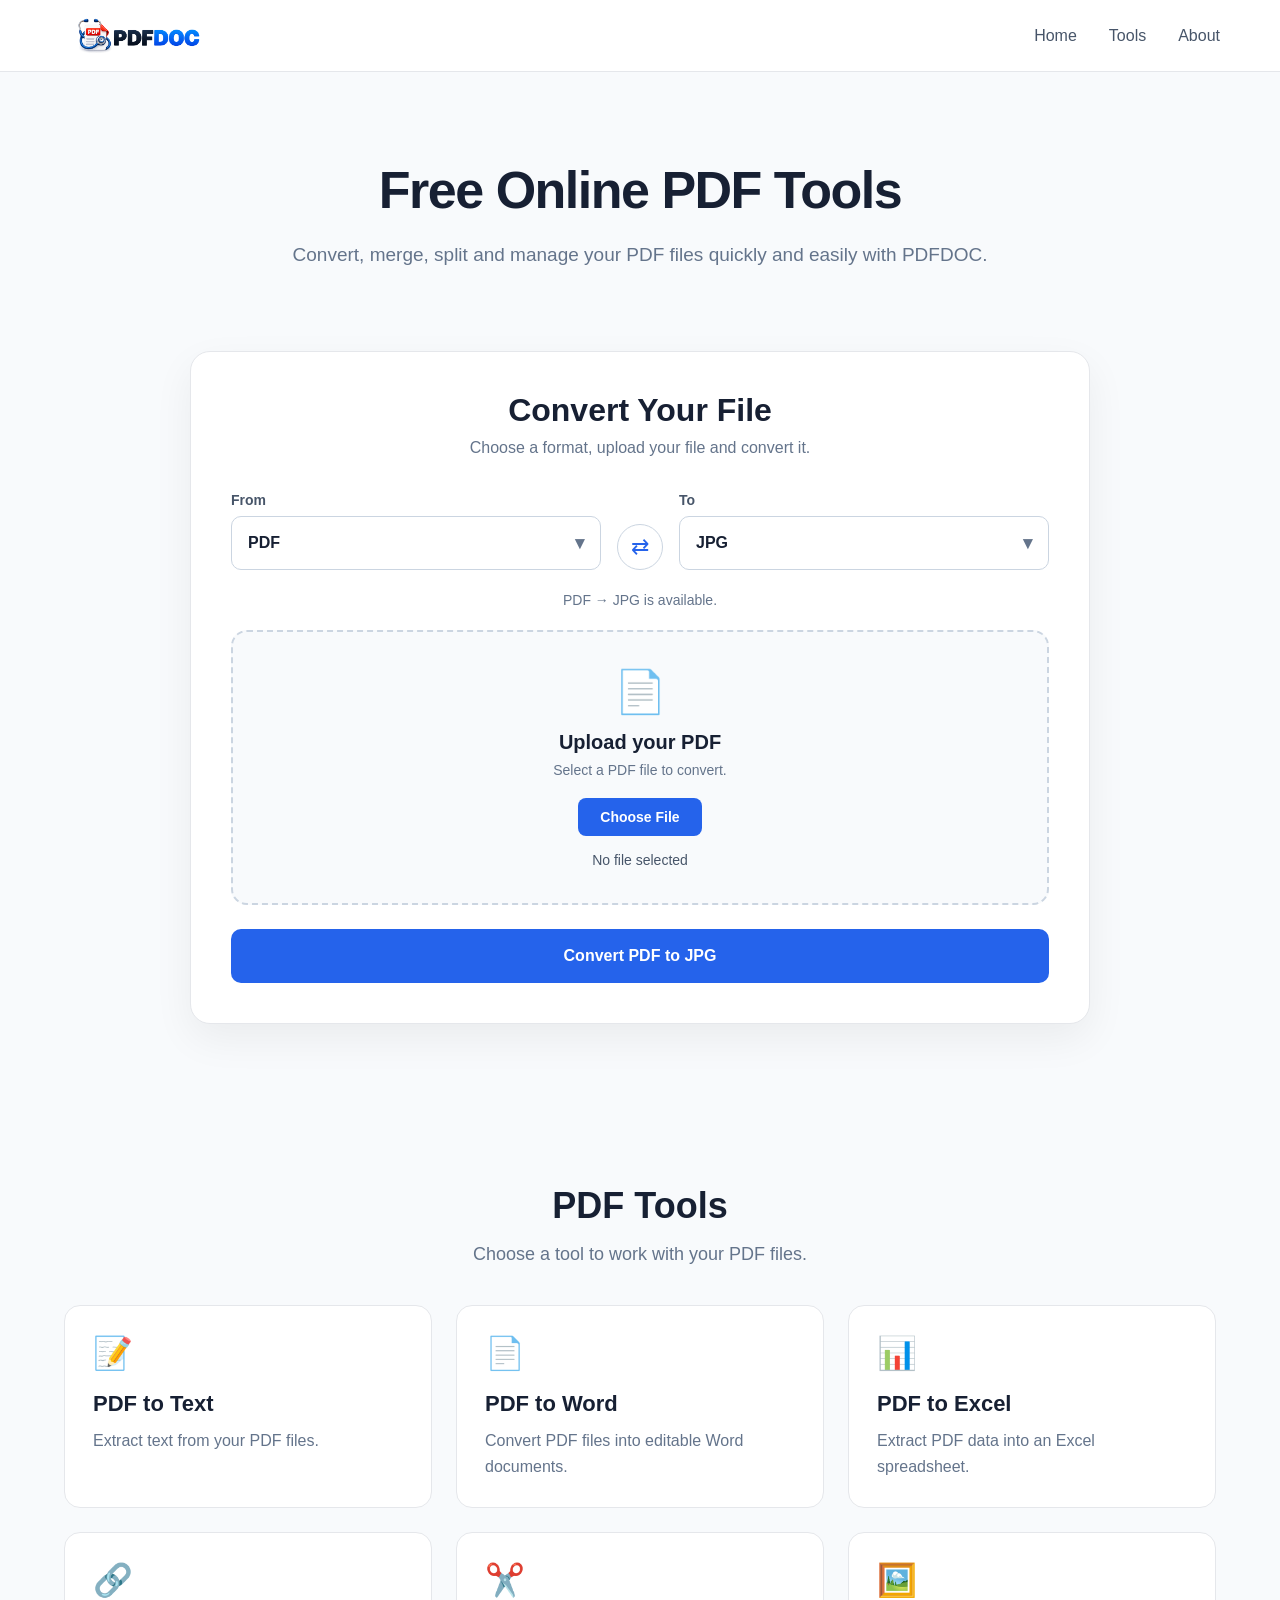
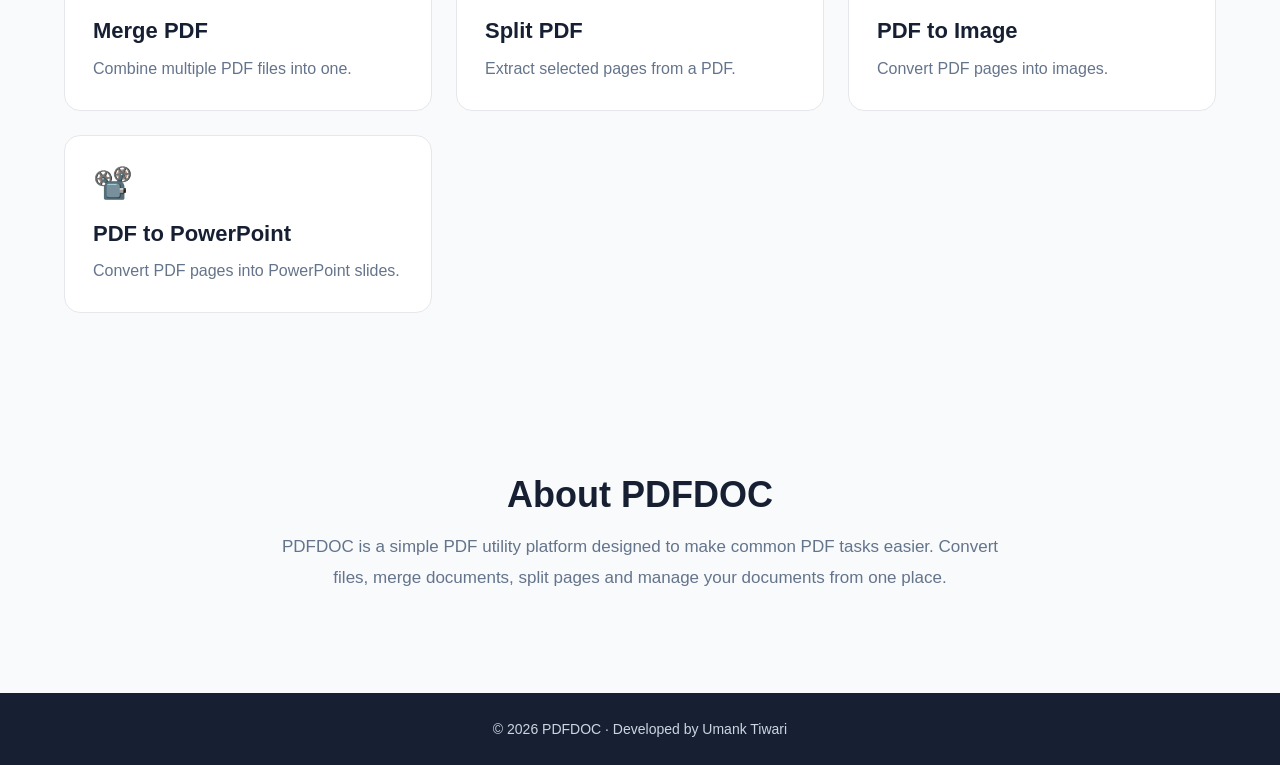
<file: frontend/index.html>
<!DOCTYPE html>
<html lang="en">

<head>

    <meta charset="UTF-8">

    <meta
        name="viewport"
        content="width=device-width, initial-scale=1.0"
    >

    <!-- SEO -->
    <title>Free Online PDF Tools & PDF Converter | PDFDOC</title>

    <meta
        name="description"
        content="PDFDOC provides free online PDF tools to convert PDF to Word, Excel, PowerPoint, JPG and text, plus merge and split PDF files."
    >

    <meta
        name="robots"
        content="index, follow"
    >

    <link
        rel="canonical"
        href="https://pdf-doc-frontend.vercel.app/"
    >

    <!-- Open Graph -->
    <meta
        property="og:title"
        content="Free Online PDF Tools & PDF Converter | PDFDOC"
    >

    <meta
        property="og:description"
        content="Free online PDF tools to convert, merge and split PDF files with PDFDOC."
    >

    <meta
        property="og:type"
        content="website"
    >

    <meta
        property="og:url"
        content="https://pdf-doc-frontend.vercel.app/"
    >

    <meta
        property="og:image"
        content="https://pdf-doc-frontend.vercel.app/assets/pdfdoc-logo.png"
    >

    <!-- Favicon -->
    <link
        rel="icon"
        type="image/png"
        href="assets/pdfdoc-favicon.png?v=4"
    >

    <link
        rel="shortcut icon"
        type="image/png"
        href="assets/pdfdoc-favicon.png?v=4"
    >

    <!-- CSS -->
    <link
        rel="stylesheet"
        href="css/style.css"
    >

</head>


<body>


    <!-- =====================================================
         NAVBAR
    ====================================================== -->

    <nav class="navbar">


        <!-- Logo -->

        <a
            href="#home"
            class="brand"
        >

            <img
                src="assets/pdfdoc-logo.png"
                alt="PDFDOC - Free Online PDF Tools"
                class="brand-logo"
            >

        </a>


        <!-- Navigation -->

        <div class="nav-links">

            <a
                href="#home"
                class="nav-link"
            >
                Home
            </a>


            <a
                href="#tools"
                class="nav-link"
            >
                Tools
            </a>


            <a
                href="#about"
                class="nav-link"
            >
                About
            </a>

        </div>


    </nav>



    <!-- =====================================================
         MAIN
    ====================================================== -->

    <main>


        <!-- =================================================
             HERO
        ================================================== -->

        <section
            class="hero"
            id="home"
        >

            <h1 class="hero-title">
                Free Online PDF Tools
            </h1>


            <p class="hero-description">
                Convert, merge, split and manage your PDF files
                quickly and easily with PDFDOC.
            </p>

        </section>



        <!-- =================================================
             QUICK CONVERTER
        ================================================== -->

        <section class="converter-section">


            <div class="converter-container">


                <h2 class="converter-title">
                    Convert Your File
                </h2>


                <p class="converter-description">
                    Choose a format, upload your file and convert it.
                </p>



                <!-- =========================================
                     FORMAT SELECTORS
                ========================================== -->

                <div class="format-selectors">


                    <!-- FROM -->

                    <div class="format-selector">

                        <label class="format-label">
                            From
                        </label>


                        <button
                            type="button"
                            id="from-button"
                            class="format-button"
                        >

                            <span id="from-selected">
                                PDF
                            </span>


                            <span class="dropdown-arrow">
                                ▾
                            </span>

                        </button>



                        <!-- FROM DROPDOWN -->

                        <div
                            id="from-dropdown"
                            class="format-dropdown"
                        >


                            <div class="format-search">

                                <span>
                                    🔍
                                </span>


                                <input
                                    type="text"
                                    id="from-search"
                                    placeholder="Search..."
                                    autocomplete="off"
                                >

                            </div>


                            <div class="format-list">


                                <div
                                    class="format-option"
                                    data-format="PDF"
                                >
                                    PDF
                                </div>


                                <div
                                    class="format-option"
                                    data-format="Word"
                                >
                                    Word
                                </div>


                                <div
                                    class="format-option"
                                    data-format="Excel"
                                >
                                    Excel
                                </div>


                                <div
                                    class="format-option"
                                    data-format="PowerPoint"
                                >
                                    PowerPoint
                                </div>


                                <div
                                    class="format-option"
                                    data-format="JPG"
                                >
                                    JPG
                                </div>


                                <div
                                    class="format-option"
                                    data-format="PNG"
                                >
                                    PNG
                                </div>


                                <div
                                    class="format-option"
                                    data-format="Text"
                                >
                                    Text
                                </div>


                            </div>


                            <p
                                id="from-no-results"
                                class="no-format-message"
                                hidden
                            >
                                We don't support this format yet.
                                We're working on adding it in the future.
                            </p>


                        </div>

                    </div>



                    <!-- SWAP -->

                    <button
                        type="button"
                        id="swap-button"
                        class="swap-button"
                        aria-label="Swap formats"
                    >
                        ⇄
                    </button>



                    <!-- TO -->

                    <div class="format-selector">

                        <label class="format-label">
                            To
                        </label>


                        <button
                            type="button"
                            id="to-button"
                            class="format-button"
                        >

                            <span id="to-selected">
                                JPG
                            </span>


                            <span class="dropdown-arrow">
                                ▾
                            </span>

                        </button>



                        <!-- TO DROPDOWN -->

                        <div
                            id="to-dropdown"
                            class="format-dropdown"
                        >


                            <div class="format-search">

                                <span>
                                    🔍
                                </span>


                                <input
                                    type="text"
                                    id="to-search"
                                    placeholder="Search..."
                                    autocomplete="off"
                                >

                            </div>


                            <div class="format-list">


                                <div
                                    class="format-option"
                                    data-format="PDF"
                                >
                                    PDF
                                </div>


                                <div
                                    class="format-option"
                                    data-format="Word"
                                >
                                    Word
                                </div>


                                <div
                                    class="format-option"
                                    data-format="Excel"
                                >
                                    Excel
                                </div>


                                <div
                                    class="format-option"
                                    data-format="PowerPoint"
                                >
                                    PowerPoint
                                </div>


                                <div
                                    class="format-option"
                                    data-format="JPG"
                                >
                                    JPG
                                </div>


                                <div
                                    class="format-option"
                                    data-format="PNG"
                                >
                                    PNG
                                </div>


                                <div
                                    class="format-option"
                                    data-format="Text"
                                >
                                    Text
                                </div>


                            </div>


                            <p
                                id="to-no-results"
                                class="no-format-message"
                                hidden
                            >
                                We don't support this format yet.
                                We're working on adding it in the future.
                            </p>


                        </div>

                    </div>


                </div>



                <!-- =================================================
                     CONVERSION MESSAGE
                ================================================== -->

                <p
                    id="conversion-message"
                    class="conversion-message"
                >
                    PDF → JPG is available.
                </p>



                <!-- =================================================
                     UPLOAD AREA
                ================================================== -->

                <div
                    class="upload-area"
                    id="upload-area"
                >


                    <div class="upload-icon">
                        📄
                    </div>


                    <p
                        class="upload-title"
                        id="upload-title"
                    >
                        Upload your PDF
                    </p>


                    <p
                        class="upload-description"
                        id="upload-description"
                    >
                        Select a PDF file to convert.
                    </p>


                    <input
                        type="file"
                        id="converter-file"
                        accept=".pdf"
                        hidden
                    >


                    <button
                        type="button"
                        id="upload-button"
                        class="upload-button"
                    >
                        Choose File
                    </button>


                    <p
                        class="selected-file"
                        id="selected-file"
                    >
                        No file selected
                    </p>


                </div>



                <!-- =================================================
                     CONVERT BUTTON
                ================================================== -->

                <button
                    type="button"
                    id="conversion-button"
                    class="conversion-button"
                >
                    Convert PDF to JPG
                </button>


            </div>

        </section>



        <!-- =====================================================
             TOOLS
        ====================================================== -->

        <section
            class="tools-section"
            id="tools"
        >


            <h2 class="section-title">
                PDF Tools
            </h2>


            <p class="section-description">
                Choose a tool to work with your PDF files.
            </p>



            <div class="tools-grid">


                <!-- PDF TO TEXT -->

                <a
                    href="pdf-text.html"
                    class="tool-card"
                >

                    <div class="tool-icon">
                        📝
                    </div>


                    <h3>
                        PDF to Text
                    </h3>


                    <p>
                        Extract text from your PDF files.
                    </p>

                </a>



                <!-- PDF TO WORD -->

                <a
                    href="pdf-word.html"
                    class="tool-card"
                >

                    <div class="tool-icon">
                        📄
                    </div>


                    <h3>
                        PDF to Word
                    </h3>


                    <p>
                        Convert PDF files into editable Word documents.
                    </p>

                </a>



                <!-- PDF TO EXCEL -->

                <a
                    href="pdf-excel.html"
                    class="tool-card"
                >

                    <div class="tool-icon">
                        📊
                    </div>


                    <h3>
                        PDF to Excel
                    </h3>


                    <p>
                        Extract PDF data into an Excel spreadsheet.
                    </p>

                </a>



                <!-- MERGE PDF -->

                <a
                    href="merge-pdf.html"
                    class="tool-card"
                >

                    <div class="tool-icon">
                        🔗
                    </div>


                    <h3>
                        Merge PDF
                    </h3>


                    <p>
                        Combine multiple PDF files into one.
                    </p>

                </a>



                <!-- SPLIT PDF -->

                <a
                    href="split-pdf.html"
                    class="tool-card"
                >

                    <div class="tool-icon">
                        ✂️
                    </div>


                    <h3>
                        Split PDF
                    </h3>


                    <p>
                        Extract selected pages from a PDF.
                    </p>

                </a>



                <!-- PDF TO IMAGE -->

                <a
                    href="pdf-image.html"
                    class="tool-card"
                >

                    <div class="tool-icon">
                        🖼️
                    </div>


                    <h3>
                        PDF to Image
                    </h3>


                    <p>
                        Convert PDF pages into images.
                    </p>

                </a>



                <!-- PDF TO POWERPOINT -->

                <a
                    href="pdf-ppt.html"
                    class="tool-card"
                >

                    <div class="tool-icon">
                        📽️
                    </div>


                    <h3>
                        PDF to PowerPoint
                    </h3>


                    <p>
                        Convert PDF pages into PowerPoint slides.
                    </p>

                </a>


            </div>

        </section>



        <!-- =====================================================
             ABOUT
        ====================================================== -->

        <section
            class="about-section"
            id="about"
        >


            <h2 class="section-title">
                About PDFDOC
            </h2>


            <p class="about-description">
                PDFDOC is a simple PDF utility platform designed
                to make common PDF tasks easier. Convert files,
                merge documents, split pages and manage your
                documents from one place.
            </p>


        </section>


    </main>



    <!-- =====================================================
         FOOTER
    ====================================================== -->

    <footer class="footer">

        <p>
            © 2026 PDFDOC · Developed by Umank Tiwari
        </p>

    </footer>



    <!-- =====================================================
         JAVASCRIPT
    ====================================================== -->

    <script src="js/app.js?v=3"></script>


</body>

</html>
</file>
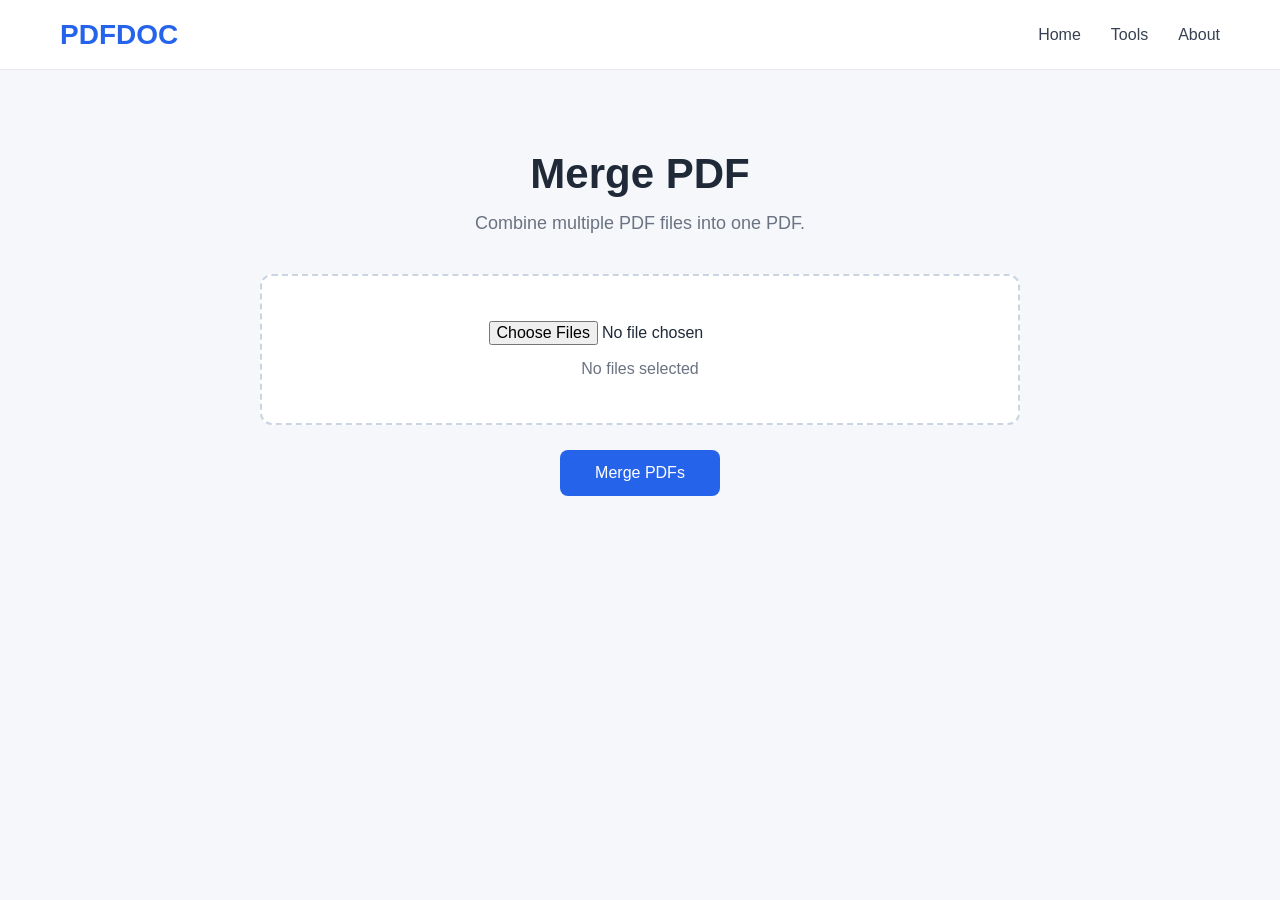
<file: frontend/merge-pdf.html>
<!DOCTYPE html>
<html lang="en">
<head>
    <meta charset="UTF-8">
    <meta name="viewport" content="width=device-width, initial-scale=1.0">

    <title>Merge PDF | PDFDOC</title>

    <link rel="stylesheet" href="css/merge-pdf.css">
</head>

<body>

    <nav class="navbar">

        <h1 class="logo">PDFDOC</h1>

        <div class="nav-links">
            <a href="index.html" class="nav-link">Home</a>
            <a href="index.html#tools" class="nav-link">Tools</a>
            <a href="index.html#about" class="nav-link">About</a>
        </div>

    </nav>


    <main class="pdf-tool">

        <h2 class="pdf-tool-title">Merge PDF</h2>

        <p class="pdf-tool-description">
            Combine multiple PDF files into one PDF.
        </p>


        <div class="upload-box">

            <input
                type="file"
                id="pdf-files"
                accept=".pdf"
                multiple
            >

            <p id="file-name">No files selected</p>

        </div>


        <button id="merge-button">
            Merge PDFs
        </button>


        <div class="result-box">

            <p id="status"></p>

            <button id="download-button" hidden>
                Download PDF
            </button>

        </div>

    </main>


    <script src="js/app.js"></script>

</body>
</html>
</file>
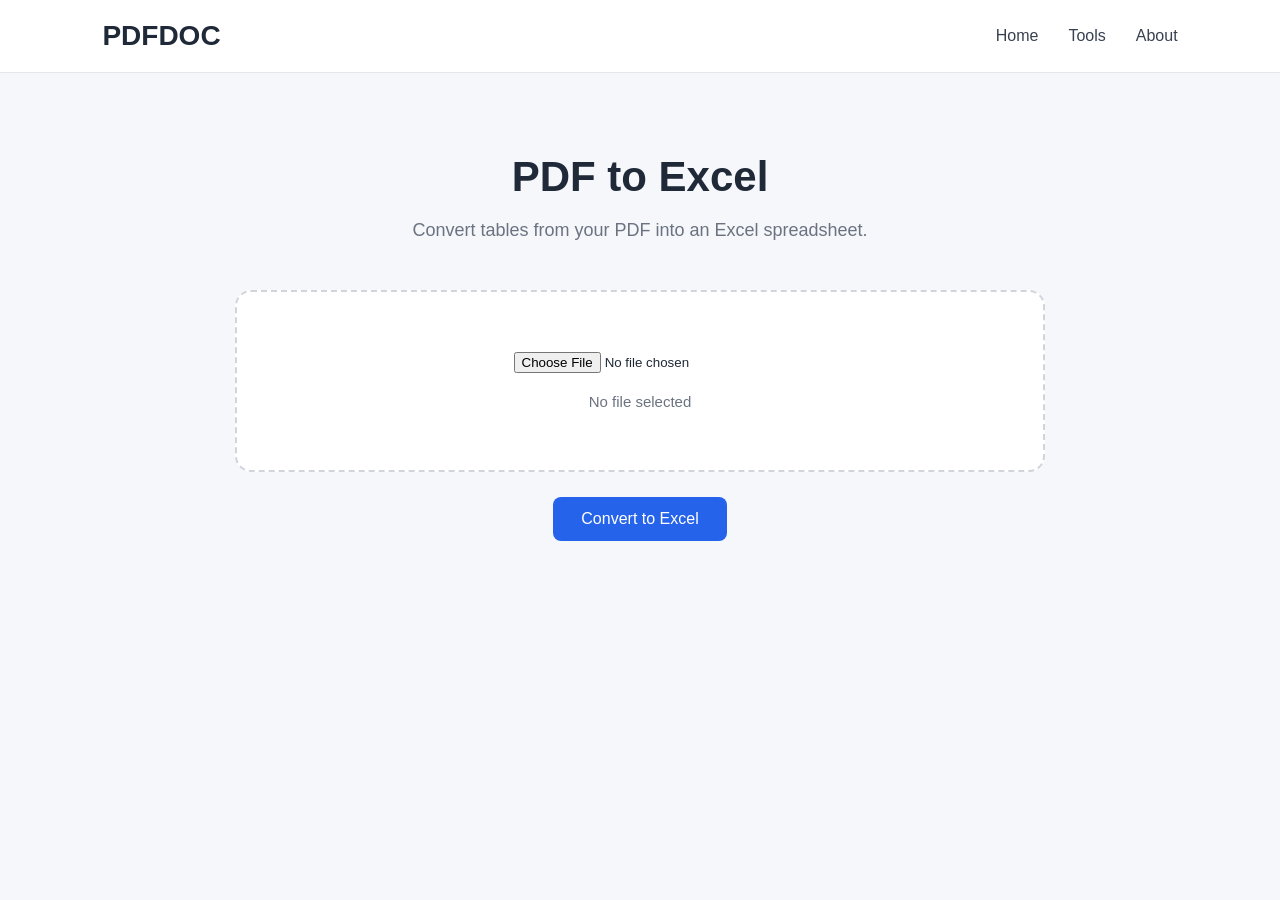
<file: frontend/pdf-excel.html>
<!DOCTYPE html>
<html lang="en">

<head>

    <meta charset="UTF-8">

    <meta name="viewport"
          content="width=device-width, initial-scale=1.0">

    <title>PDF to Excel | PDFDOC</title>

    <link rel="stylesheet" href="css/pdf-excel.css">

</head>

<body>

    <!-- Navigation -->

    <nav class="navbar">

        <h1 class="logo">
            PDFDOC
        </h1>

        <div class="nav-links">

            <a href="index.html" class="nav-link">
                Home
            </a>

            <a href="index.html#tools" class="nav-link">
                Tools
            </a>

            <a href="index.html#about" class="nav-link">
                About
            </a>

        </div>

    </nav>


    <!-- PDF to Excel -->

    <main class="pdf-tool">

        <h2 class="pdf-tool-title">
            PDF to Excel
        </h2>

        <p class="pdf-tool-description">
            Convert tables from your PDF into an Excel spreadsheet.
        </p>


        <div class="upload-box">

            <input
                type="file"
                id="pdf-file"
                accept=".pdf"
            >

            <p id="file-name">
                No file selected
            </p>

        </div>


        <button id="convert-button">
            Convert to Excel
        </button>


        <div class="result-box">

            <p id="status"></p>

            <button id="download-button" hidden>
                Download Excel
            </button>

        </div>

    </main>


    <script src="js/app.js"></script>

</body>

</html>
</file>
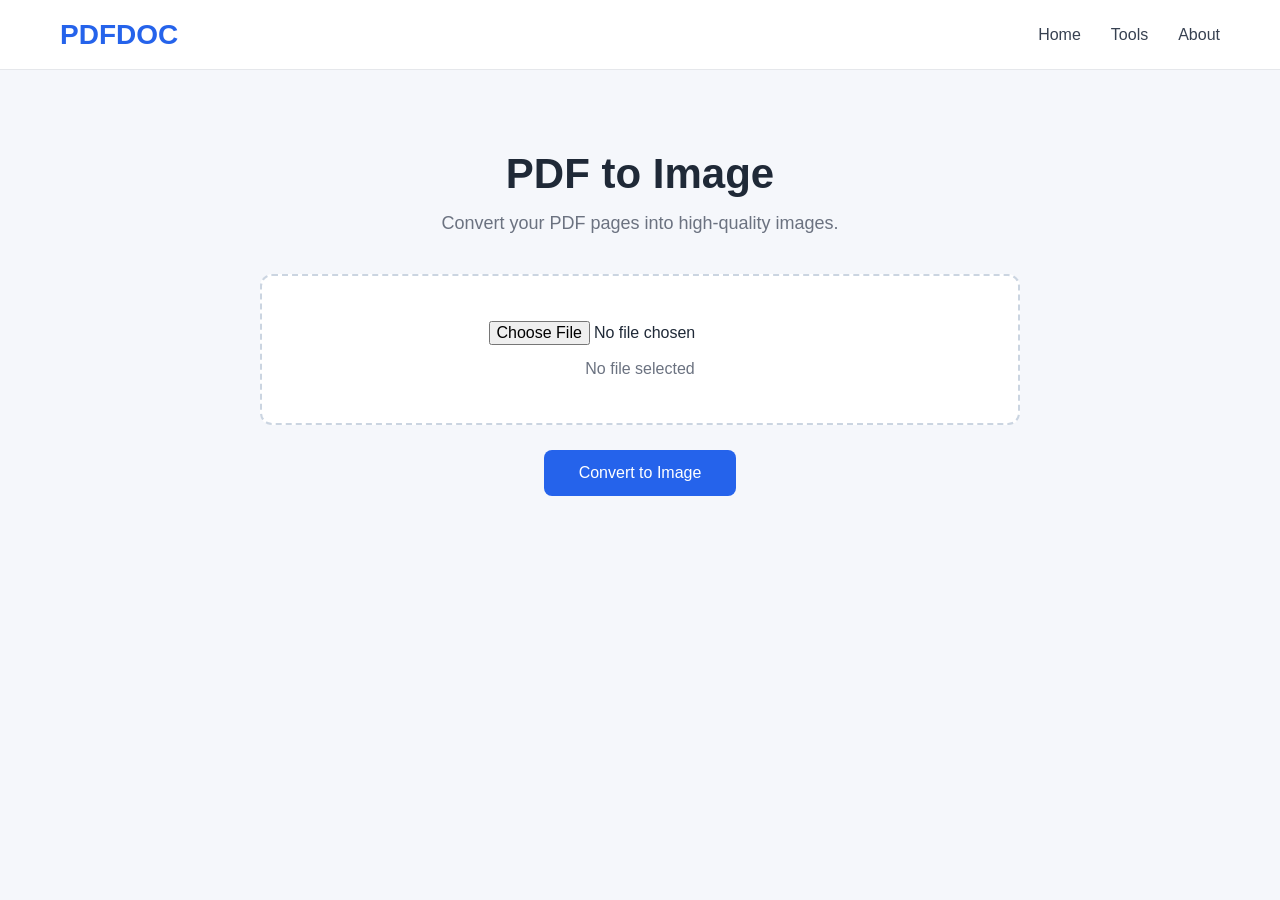
<file: frontend/pdf-image.html>
<!DOCTYPE html>
<html lang="en">
<head>
    <meta charset="UTF-8">
    <meta name="viewport" content="width=device-width, initial-scale=1.0">

    <title>PDF to Image | PDFDOC</title>

    <link rel="stylesheet" href="css/pdf-image.css">
</head>

<body>

    <nav class="navbar">
        <h1 class="logo">PDFDOC</h1>

        <div class="nav-links">
            <a href="index.html" class="nav-link">Home</a>
            <a href="index.html#tools" class="nav-link">Tools</a>
            <a href="index.html#about" class="nav-link">About</a>
        </div>
    </nav>


    <main class="pdf-tool">

        <h2 class="pdf-tool-title">PDF to Image</h2>

        <p class="pdf-tool-description">
            Convert your PDF pages into high-quality images.
        </p>


        <div class="upload-box">

            <input type="file" id="pdf-file" accept=".pdf">

            <p id="file-name">No file selected</p>

        </div>


        <button id="convert-button">
            Convert to Image
        </button>


        <div class="result-box">

            <p id="status"></p>

            <button id="download-button" hidden>
                Download Images
            </button>

        </div>

    </main>


    <script src="js/app.js"></script>

</body>
</html>
</file>
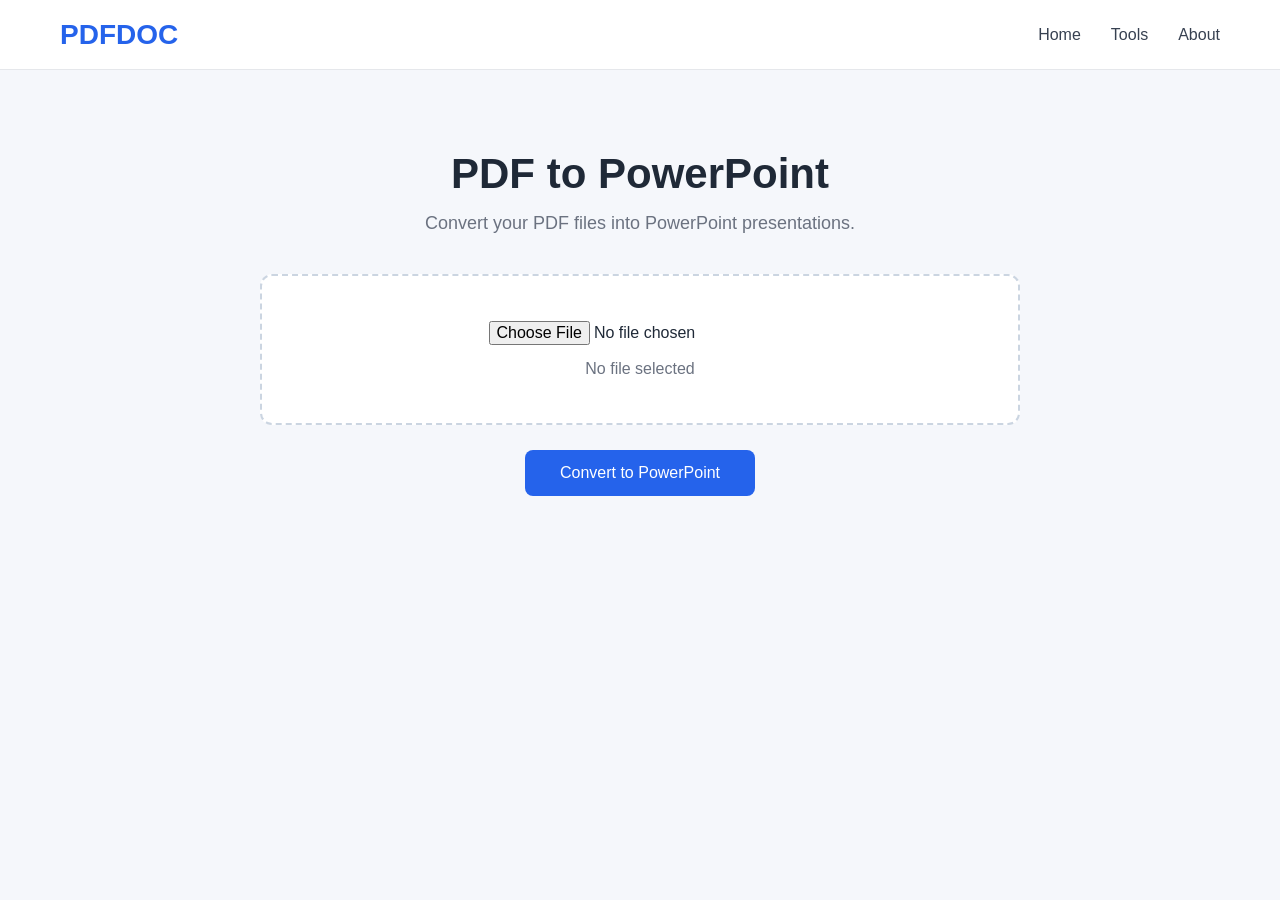
<file: frontend/pdf-ppt.html>
<!DOCTYPE html>
<html lang="en">
<head>
    <meta charset="UTF-8">
    <meta name="viewport" content="width=device-width, initial-scale=1.0">

    <title>PDF to PowerPoint | PDFDOC</title>

    <link rel="stylesheet" href="css/pdf-ppt.css">
</head>

<body>

    <nav class="navbar">

        <h1 class="logo">PDFDOC</h1>

        <div class="nav-links">
            <a href="index.html" class="nav-link">Home</a>
            <a href="index.html#tools" class="nav-link">Tools</a>
            <a href="index.html#about" class="nav-link">About</a>
        </div>

    </nav>


    <main class="pdf-tool">

        <h2 class="pdf-tool-title">PDF to PowerPoint</h2>

        <p class="pdf-tool-description">
            Convert your PDF files into PowerPoint presentations.
        </p>


        <div class="upload-box">

            <input type="file" id="pdf-file" accept=".pdf">

            <p id="file-name">No file selected</p>

        </div>


        <button id="convert-button">
            Convert to PowerPoint
        </button>


        <div class="result-box">

            <p id="status"></p>

            <button id="download-button" hidden>
                Download PowerPoint
            </button>

        </div>

    </main>


    <script src="js/app.js"></script>

</body>
</html>
</file>
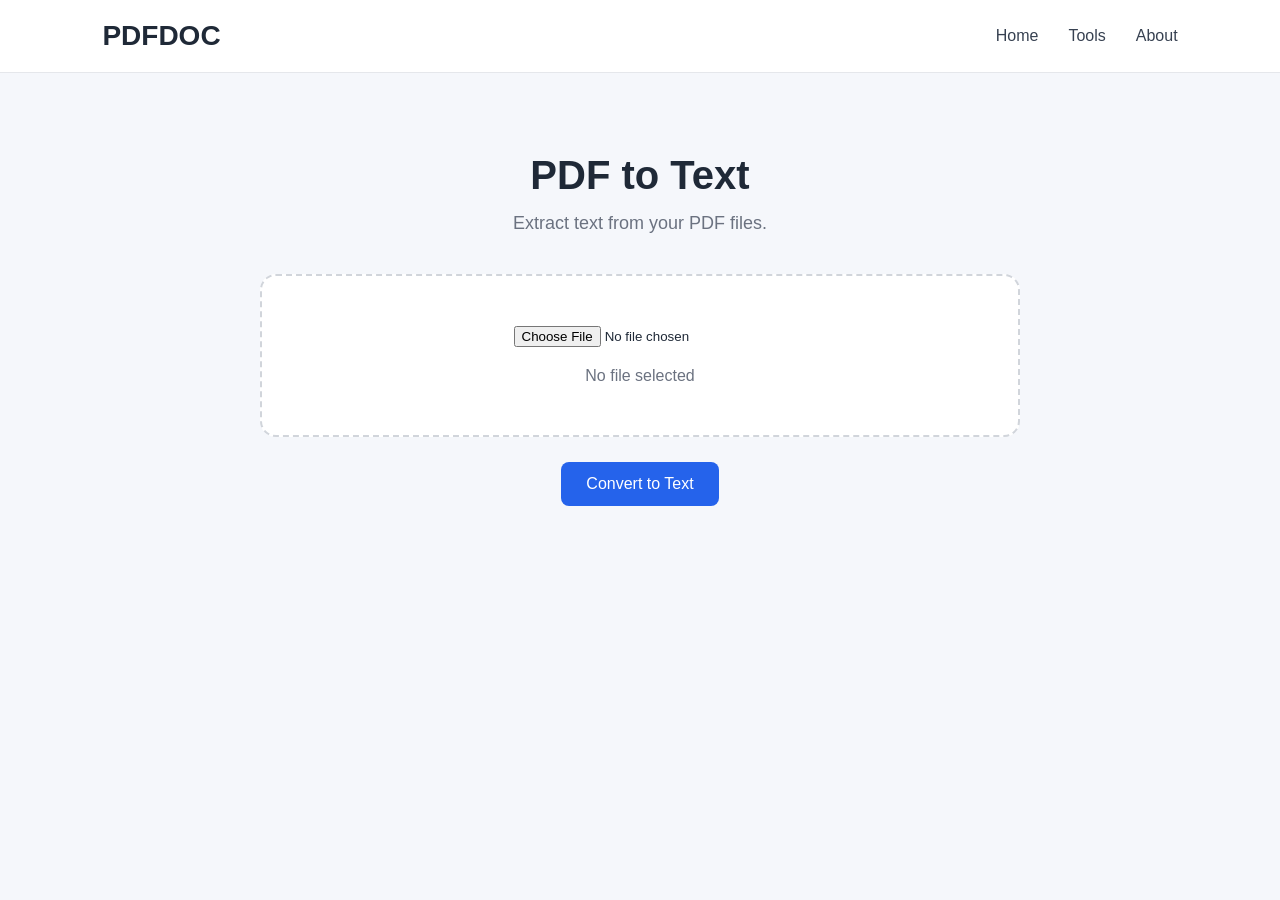
<file: frontend/pdf-text.html>
<!DOCTYPE html>
<html lang="en">


<head>

    <meta charset="UTF-8">

    <meta
        name="viewport"
        content="width=device-width, initial-scale=1.0"
    >

    <title>PDFDOC</title>

    <link
        rel="icon"
        type="image/png"
        sizes="64x64"
        href="pdfdoc-favicon.png?v=2">

   <link rel="stylesheet" href="css/pdf-text.css">

</head>
<body>

    <!-- Navigation -->
    <nav class="navbar">

        <h1 class="logo">PDFDOC</h1>

        <div class="nav-links">
            <a href="index.html" class="nav-link">Home</a>
            <a href="index.html#tools" class="nav-link">Tools</a>
            <a href="index.html#about" class="nav-link">About</a>
        </div>

    </nav>


    <!-- PDF to Text -->
    <main class="pdf-tool">

        <h2 class="pdf-tool-title">
            PDF to Text
        </h2>

        <p class="pdf-tool-description">
            Extract text from your PDF files.
        </p>


        <!-- Upload -->
        <div class="upload-box">

            <input
                type="file"
                id="pdf-file"
                accept=".pdf"
            >

            <p id="file-name">
                No file selected
            </p>

        </div>


        <!-- Convert -->
        <button id="convert-button">
            Convert to Text
        </button>


        <!-- Result -->
        <div class="result-box">

            <p id="status"></p>

            <button id="download-button" hidden>
                Download Text
            </button>

        </div>

    </main>


   <script src="js/app.js"></script>

</body>

</html>
</file>
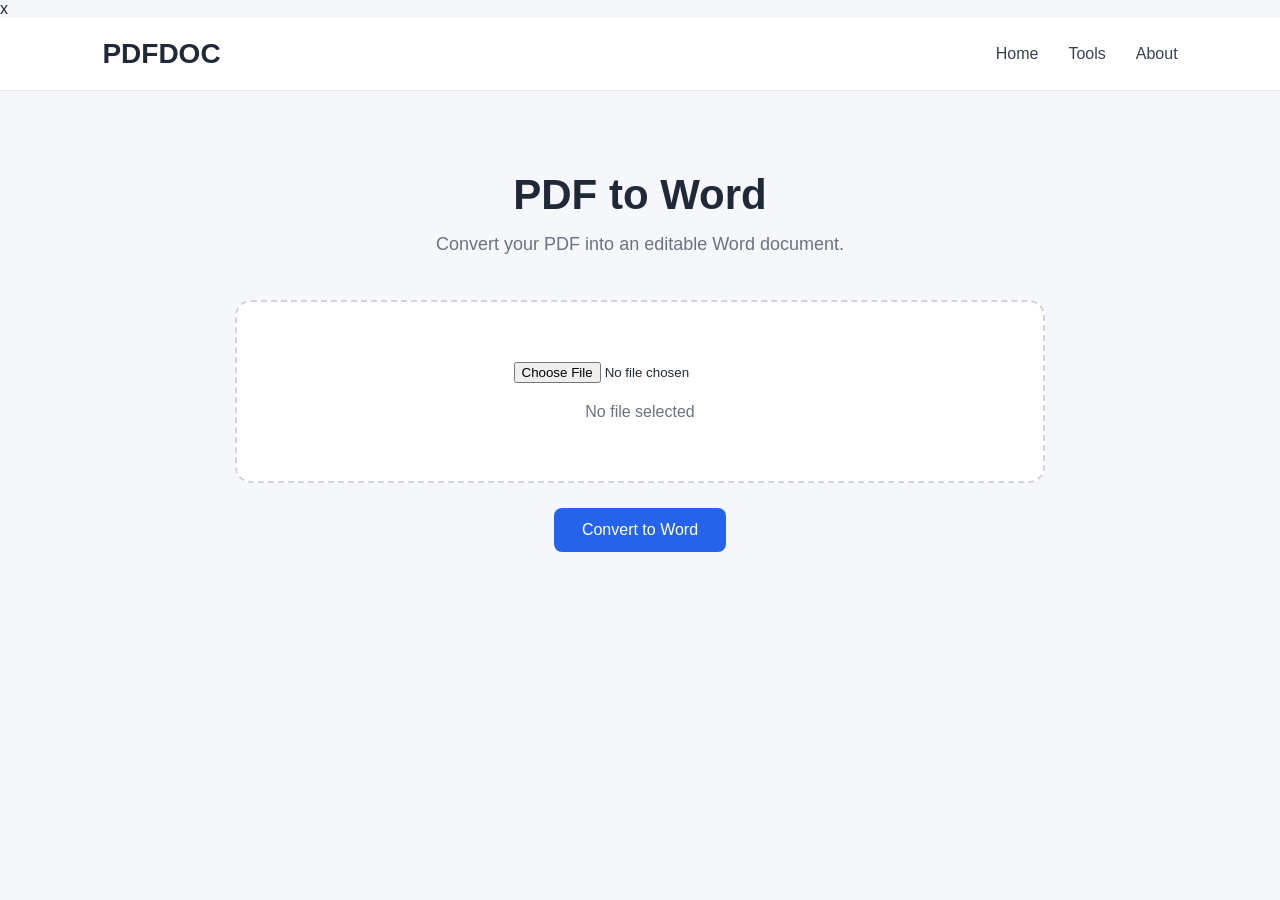
<file: frontend/pdf-word.html>
x<!DOCTYPE html>
<html lang="en">



<head>

    <meta charset="UTF-8">

    <meta
        name="viewport"
        content="width=device-width, initial-scale=1.0"
    >

    <title>PDFDOC</title>


    <!-- Favicon -->

    <link
        rel="icon"
        type="image/png"
        sizes="64x64"
        href="./pdfdoc-favicon.png?v=3"
    >

    <link
        rel="shortcut icon"
        type="image/png"
        href="./pdfdoc-favicon.png?v=3"
    >


    <!-- Page CSS -->

    <link
        rel="stylesheet"
        href="css/pdf-word.css"
    >

</head>

<body>

    <!-- Navigation -->

    <nav class="navbar">

        <h1 class="logo">
            PDFDOC
        </h1>

        <div class="nav-links">

            <a href="index.html" class="nav-link">
                Home
            </a>

            <a href="index.html#tools" class="nav-link">
                Tools
            </a>

            <a href="index.html#about" class="nav-link">
                About
            </a>

        </div>

    </nav>


    <!-- PDF to Word -->

    <main class="pdf-tool">

        <h2 class="pdf-tool-title">
            PDF to Word
        </h2>

        <p class="pdf-tool-description">
            Convert your PDF into an editable Word document.
        </p>


        <div class="upload-box">

            <input
                type="file"
                id="pdf-file"
                accept=".pdf"
            >

            <p id="file-name">
                No file selected
            </p>

        </div>


        <button id="convert-button">
            Convert to Word
        </button>


        <div class="result-box">

            <p id="status"></p>

            <button id="download-button" hidden>
                Download Word
            </button>

        </div>

    </main>


    <script src="js/app.js"></script>

</body>

</html>
</file>
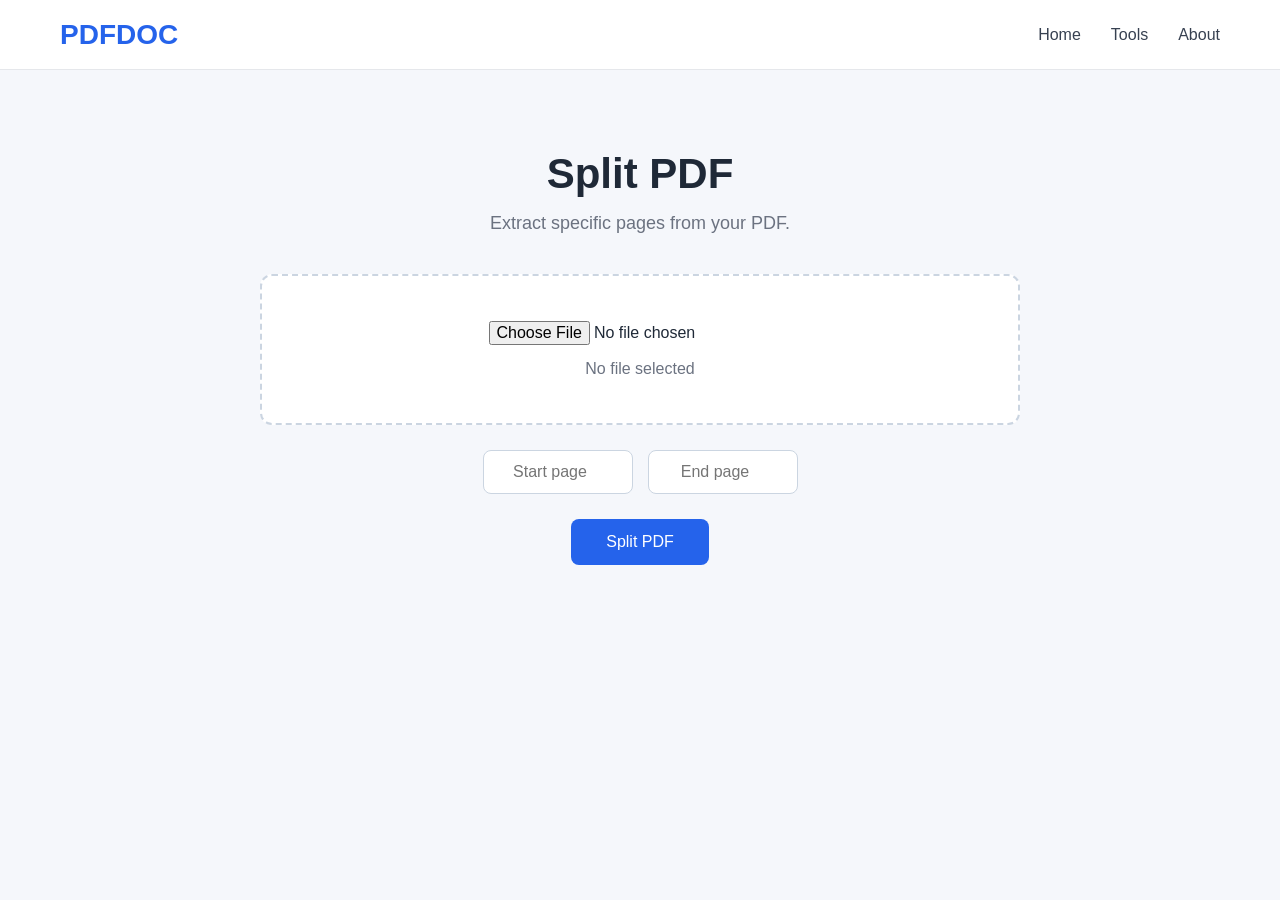
<file: frontend/split-pdf.html>
<!DOCTYPE html>
<html lang="en">
<head>
    <meta charset="UTF-8">
    <meta name="viewport" content="width=device-width, initial-scale=1.0">

    <title>Split PDF | PDFDOC</title>

    <link rel="stylesheet" href="css/split-pdf.css">
</head>

<body>

    <nav class="navbar">

        <h1 class="logo">PDFDOC</h1>

        <div class="nav-links">
            <a href="index.html" class="nav-link">Home</a>
            <a href="index.html#tools" class="nav-link">Tools</a>
            <a href="index.html#about" class="nav-link">About</a>
        </div>

    </nav>


    <main class="pdf-tool">

        <h2 class="pdf-tool-title">Split PDF</h2>

        <p class="pdf-tool-description">
            Extract specific pages from your PDF.
        </p>


        <div class="upload-box">

            <input type="file" id="pdf-file" accept=".pdf">

            <p id="file-name">No file selected</p>

        </div>


        <div class="page-range">

            <input
                type="number"
                id="start-page"
                placeholder="Start page"
                min="1"
            >

            <input
                type="number"
                id="end-page"
                placeholder="End page"
                min="1"
            >

        </div>


        <button id="split-button">
            Split PDF
        </button>


        <div class="result-box">

            <p id="status"></p>

            <button id="download-button" hidden>
                Download PDF
            </button>

        </div>

    </main>


    <script src="js/app.js"></script>

</body>
</html>
</file>
<file: frontend/css/style.css>
/* =====================================================
   GLOBAL RESET
===================================================== */

* {
    margin: 0;
    padding: 0;
    box-sizing: border-box;
}


html {
    scroll-behavior: smooth;
}


body {
    font-family: Arial, Helvetica, sans-serif;

    background-color: #f8fafc;

    color: #172033;

    min-height: 100vh;
}


/* =====================================================
   NAVBAR
===================================================== */

.navbar {
    width: 100%;

    height: 72px;

    display: flex;

    align-items: center;

    justify-content: space-between;

    padding: 0 60px;

    background-color: white;

    border-bottom: 1px solid #e5e7eb;

    position: sticky;

    top: 0;

    z-index: 2000;
}


/* =====================================================
   BRAND / LOGO
===================================================== */

.brand {
    display: flex;

    align-items: center;

    height: 52px;

    text-decoration: none;
}


.brand-logo {
    width: 155px;

    height: 52px;

    object-fit: contain;

    display: block;
}


/* =====================================================
   NAVIGATION LINKS
===================================================== */

.nav-links {
    display: flex;

    align-items: center;

    gap: 32px;
}


.nav-link {
    color: #475569;

    text-decoration: none;

    font-size: 16px;

    font-weight: 500;

    transition: color 0.2s ease;
}


.nav-link:hover {
    color: #2563eb;
}


/* =====================================================
   HERO
===================================================== */

.hero {
    width: 100%;

    max-width: 1000px;

    margin: 0 auto;

    padding: 90px 24px 60px;

    text-align: center;
}


.hero-title {
    font-size: 52px;

    line-height: 1.1;

    font-weight: 700;

    letter-spacing: -1.5px;

    margin-bottom: 20px;
}


.hero-description {
    max-width: 700px;

    margin: 0 auto;

    font-size: 19px;

    line-height: 1.7;

    color: #64748b;
}


/* =====================================================
   CONVERTER SECTION
===================================================== */

.converter-section {
    width: 100%;

    padding: 20px 24px 80px;
}


.converter-container {
    width: 100%;

    max-width: 900px;

    margin: 0 auto;

    padding: 40px;

    background-color: white;

    border: 1px solid #e5e7eb;

    border-radius: 20px;

    box-shadow:
        0 15px 40px rgba(0, 0, 0, 0.06);
}


.converter-title {
    text-align: center;

    font-size: 32px;

    margin-bottom: 10px;
}


.converter-description {
    text-align: center;

    color: #64748b;

    font-size: 16px;

    margin-bottom: 35px;
}


/* =====================================================
   FORMAT SELECTORS
===================================================== */

.format-selectors {
    width: 100%;

    display: flex;

    align-items: flex-end;

    gap: 16px;
}


.format-selector {
    position: relative;

    flex: 1;

    min-width: 0;
}


.format-label {
    display: block;

    font-size: 14px;

    font-weight: 600;

    color: #475569;

    margin-bottom: 8px;
}


/* =====================================================
   FORMAT BUTTON
===================================================== */

.format-button {
    width: 100%;

    height: 54px;

    padding: 0 16px;

    display: flex;

    align-items: center;

    justify-content: space-between;

    background-color: white;

    border: 1px solid #cbd5e1;

    border-radius: 10px;

    color: #172033;

    font-size: 16px;

    font-weight: 600;

    cursor: pointer;

    transition:
        border-color 0.2s ease,
        box-shadow 0.2s ease;
}


.format-button:hover {
    border-color: #2563eb;
}


.format-button:focus {
    outline: none;

    border-color: #2563eb;

    box-shadow:
        0 0 0 3px rgba(37, 99, 235, 0.12);
}


.dropdown-arrow {
    font-size: 18px;

    color: #64748b;
}


/* =====================================================
   CUSTOM DROPDOWN
===================================================== */

.format-dropdown {
    position: absolute;

    top: 88px;

    left: 0;

    width: 100%;

    background-color: white;

    border: 1px solid #d1d5db;

    border-radius: 12px;

    box-shadow:
        0 12px 30px rgba(0, 0, 0, 0.12);

    padding: 10px;

    z-index: 1000;

    display: none;
}


.format-dropdown.active {
    display: block;
}


/* =====================================================
   DROPDOWN SEARCH
===================================================== */

.format-search {
    display: flex;

    align-items: center;

    width: 100%;

    height: 45px;

    padding: 0 12px;

    background-color: #f8fafc;

    border: 1px solid #e5e7eb;

    border-radius: 8px;

    margin-bottom: 10px;

    gap: 8px;
}


.format-search input {
    width: 100%;

    height: 100%;

    border: none;

    outline: none;

    background: transparent;

    font-size: 14px;

    color: #172033;
}


.format-search input::placeholder {
    color: #94a3b8;
}


/* =====================================================
   FORMAT LIST
===================================================== */

.format-list {
    max-height: 220px;

    overflow-y: auto;

    overflow-x: hidden;

    padding-right: 3px;
}


/* =====================================================
   FORMAT OPTION
===================================================== */

.format-option {
    width: 100%;

    padding: 12px;

    border-radius: 8px;

    font-size: 15px;

    color: #334155;

    cursor: pointer;

    transition:
        background-color 0.15s ease,
        color 0.15s ease;
}


.format-option:hover {
    background-color: #eff6ff;

    color: #2563eb;
}


.format-option.keyboard-selected {
    background-color: #dbeafe;

    color: #2563eb;
}


/* =====================================================
   NO RESULTS
===================================================== */

.no-format-message {
    padding: 12px 8px;

    font-size: 13px;

    line-height: 1.5;

    color: #64748b;
}


/* =====================================================
   SWAP BUTTON
===================================================== */

.swap-button {
    width: 46px;

    height: 46px;

    flex-shrink: 0;

    border: 1px solid #cbd5e1;

    border-radius: 50%;

    background-color: white;

    color: #2563eb;

    font-size: 22px;

    cursor: pointer;

    display: flex;

    align-items: center;

    justify-content: center;

    transition:
        background-color 0.2s ease,
        transform 0.2s ease,
        border-color 0.2s ease;
}


.swap-button:hover {
    background-color: #eff6ff;

    border-color: #2563eb;

    transform: rotate(180deg);
}


/* =====================================================
   CONVERSION MESSAGE
===================================================== */

.conversion-message {
    text-align: center;

    margin-top: 22px;

    margin-bottom: 22px;

    font-size: 14px;

    color: #64748b;
}


/* =====================================================
   UPLOAD AREA
===================================================== */

.upload-area {
    width: 100%;

    min-height: 250px;

    margin-top: 10px;

    padding: 35px 25px;

    display: flex;

    flex-direction: column;

    align-items: center;

    justify-content: center;

    text-align: center;

    background-color: #f8fafc;

    border: 2px dashed #cbd5e1;

    border-radius: 16px;

    transition:
        border-color 0.2s ease,
        background-color 0.2s ease;
}


.upload-area:hover {
    border-color: #2563eb;

    background-color: #eff6ff;
}


/* =====================================================
   UPLOAD ICON
===================================================== */

.upload-icon {
    font-size: 42px;

    margin-bottom: 15px;
}


/* =====================================================
   UPLOAD TITLE
===================================================== */

.upload-title {
    font-size: 20px;

    font-weight: 600;

    color: #172033;

    margin-bottom: 8px;
}


/* =====================================================
   UPLOAD DESCRIPTION
===================================================== */

.upload-description {
    font-size: 14px;

    color: #64748b;

    margin-bottom: 20px;
}


/* =====================================================
   UPLOAD BUTTON
===================================================== */

.upload-button {
    padding: 11px 22px;

    border: none;

    border-radius: 8px;

    background-color: #2563eb;

    color: white;

    font-size: 14px;

    font-weight: 600;

    cursor: pointer;

    transition:
        background-color 0.2s ease,
        transform 0.2s ease;
}


.upload-button:hover {
    background-color: #1d4ed8;

    transform: translateY(-1px);
}


/* =====================================================
   SELECTED FILE
===================================================== */

.selected-file {
    max-width: 100%;

    margin-top: 16px;

    font-size: 14px;

    color: #475569;

    overflow-wrap: anywhere;
}


/* =====================================================
   CONVERSION BUTTON
===================================================== */

.conversion-button {
    width: 100%;

    height: 54px;

    margin-top: 24px;

    border: none;

    border-radius: 10px;

    background-color: #2563eb;

    color: white;

    font-size: 16px;

    font-weight: 600;

    cursor: pointer;

    transition:
        background-color 0.2s ease,
        transform 0.2s ease;
}


.conversion-button:hover:not(:disabled) {
    background-color: #1d4ed8;

    transform: translateY(-1px);
}


.conversion-button:disabled {
    background-color: #94a3b8;

    cursor: not-allowed;

    transform: none;
}


/* =====================================================
   TOOLS SECTION
===================================================== */

.tools-section {
    width: 100%;

    max-width: 1200px;

    margin: 0 auto;

    padding: 80px 24px;

    box-sizing: border-box;
}


.section-title {
    text-align: center;

    font-size: 36px;

    line-height: 1.2;

    margin-bottom: 16px;
}


.section-description {
    text-align: center;

    font-size: 18px;

    color: #64748b;

    margin-bottom: 40px;
}


/* =====================================================
   TOOLS GRID
===================================================== */

.tools-grid {
    width: 100%;

    display: grid;

    grid-template-columns:
        repeat(3, minmax(0, 1fr));

    gap: 24px;

    box-sizing: border-box;
}


/* =====================================================
   TOOL CARD
===================================================== */

.tool-card {
    display: block;

    width: 100%;

    min-width: 0;

    padding: 28px;

    box-sizing: border-box;

    background-color: white;

    border: 1px solid #e5e7eb;

    border-radius: 16px;

    text-decoration: none;

    color: #172033;

    overflow: hidden;

    transition:
        transform 0.2s ease,
        box-shadow 0.2s ease,
        border-color 0.2s ease;
}


.tool-card:hover {
    transform: translateY(-4px);

    border-color: #2563eb;

    box-shadow:
        0 12px 30px rgba(0, 0, 0, 0.08);
}


/* =====================================================
   TOOL ICON
===================================================== */

.tool-icon {
    font-size: 32px;

    margin-bottom: 18px;
}


/* =====================================================
   TOOL TITLE
===================================================== */

.tool-card h3 {
    margin: 0 0 10px 0;

    font-size: 22px;

    line-height: 1.3;

    color: #172033;
}


/* =====================================================
   TOOL DESCRIPTION
===================================================== */

.tool-card p {
    margin: 0;

    font-size: 16px;

    line-height: 1.6;

    color: #64748b;
}


/* =====================================================
   ABOUT SECTION
===================================================== */

.about-section {
    width: 100%;

    max-width: 900px;

    margin: 0 auto;

    padding: 80px 24px 100px;

    text-align: center;
}


.about-description {
    max-width: 750px;

    margin: 0 auto;

    font-size: 17px;

    line-height: 1.8;

    color: #64748b;
}


/* =====================================================
   FOOTER
===================================================== */

.footer {
    width: 100%;

    padding: 28px 24px;

    text-align: center;

    background-color: #172033;

    color: #cbd5e1;

    font-size: 14px;
}


/* =====================================================
   DROPDOWN SCROLLBAR
===================================================== */

.format-list::-webkit-scrollbar {
    width: 6px;
}


.format-list::-webkit-scrollbar-track {
    background: transparent;
}


.format-list::-webkit-scrollbar-thumb {
    background-color: #cbd5e1;

    border-radius: 10px;
}


.format-list::-webkit-scrollbar-thumb:hover {
    background-color: #94a3b8;
}


/* =====================================================
   TABLET
===================================================== */

@media (max-width: 900px) {

    .navbar {
        padding: 0 30px;
    }


    .brand-logo {
        width: 140px;

        height: 48px;
    }


    .hero {
        padding-top: 70px;
    }


    .hero-title {
        font-size: 44px;
    }


    .converter-container {
        padding: 30px;
    }


    .tools-grid {
        grid-template-columns:
            repeat(2, minmax(0, 1fr));
    }

}


/* =====================================================
   MOBILE
===================================================== */

@media (max-width: 600px) {

    .navbar {
        height: auto;

        min-height: 65px;

        padding: 12px 20px;

        gap: 15px;
    }


    .brand {
        height: 44px;
    }


    .brand-logo {
        width: 125px;

        height: 44px;
    }


    .nav-links {
        gap: 15px;
    }


    .nav-link {
        font-size: 14px;
    }


    .hero {
        padding:
            60px 20px
            40px;
    }


    .hero-title {
        font-size: 36px;

        letter-spacing: -1px;
    }


    .hero-description {
        font-size: 16px;
    }


    .converter-section {
        padding:
            10px 16px
            60px;
    }


    .converter-container {
        padding: 24px 18px;

        border-radius: 16px;
    }


    .converter-title {
        font-size: 27px;
    }


    .format-selectors {
        flex-direction: column;

        align-items: stretch;

        gap: 12px;
    }


    .format-selector {
        width: 100%;
    }


    .swap-button {
        align-self: center;

        transform: rotate(90deg);
    }


    .swap-button:hover {
        transform: rotate(270deg);
    }


    .format-dropdown {
        top: 88px;
    }


    .upload-area {
        min-height: 220px;

        padding: 25px 16px;
    }


    .tools-section {
        padding:
            60px 16px;
    }


    .tools-grid {
        grid-template-columns: 1fr;

        gap: 18px;
    }


    .section-title {
        font-size: 30px;
    }


    .section-description {
        font-size: 16px;
    }


    .tool-card {
        padding: 24px;
    }


    .about-section {
        padding:
            60px 20px
            80px;
    }

}


/* =====================================================
   VERY SMALL SCREENS
===================================================== */

@media (max-width: 400px) {

    .navbar {
        padding-left: 15px;

        padding-right: 15px;
    }


    .brand-logo {
        width: 110px;

        height: 40px;
    }


    .nav-links {
        gap: 10px;
    }


    .nav-link {
        font-size: 13px;
    }


    .hero-title {
        font-size: 31px;
    }


    .converter-title {
        font-size: 24px;
    }

}
</file>
<file: frontend/css/merge-pdf.css>
* {
    box-sizing: border-box;
    margin: 0;
    padding: 0;
}

body {
    font-family: Arial, sans-serif;
    background-color: #f5f7fb;
    color: #1f2937;
}


/* Navbar */

.navbar {
    height: 70px;
    background-color: white;
    display: flex;
    align-items: center;
    justify-content: space-between;
    padding: 0 60px;
    border-bottom: 1px solid #e5e7eb;
}

.logo {
    font-size: 28px;
    font-weight: 700;
    color: #2563eb;
}

.nav-links {
    display: flex;
    gap: 30px;
}

.nav-link {
    text-decoration: none;
    color: #374151;
    font-size: 16px;
}

.nav-link:hover {
    color: #2563eb;
}


/* PDF Tool */

.pdf-tool {
    max-width: 800px;
    margin: 80px auto;
    text-align: center;
    padding: 0 20px;
}

.pdf-tool-title {
    font-size: 42px;
    margin-bottom: 15px;
}

.pdf-tool-description {
    font-size: 18px;
    color: #6b7280;
    margin-bottom: 40px;
}


/* Upload Box */

.upload-box {
    background-color: white;
    border: 2px dashed #cbd5e1;
    border-radius: 12px;
    padding: 45px 20px;
    margin-bottom: 25px;
}

.upload-box input {
    font-size: 16px;
}

#file-name {
    margin-top: 15px;
    color: #6b7280;
}


/* Merge Button */

#merge-button {
    background-color: #2563eb;
    color: white;
    border: none;
    padding: 14px 35px;
    border-radius: 8px;
    font-size: 16px;
    cursor: pointer;
}

#merge-button:hover {
    background-color: #1d4ed8;
}


/* Result */

.result-box {
    margin-top: 30px;
}

#status {
    color: #6b7280;
    margin-bottom: 15px;
}

#download-button {
    background-color: #16a34a;
    color: white;
    border: none;
    padding: 12px 25px;
    border-radius: 8px;
    font-size: 16px;
    cursor: pointer;
}

#download-button:hover {
    background-color: #15803d;
}
</file>
<file: frontend/css/pdf-excel.css>
/* =========================
   RESET
========================= */

* {
    margin: 0;
    padding: 0;
    box-sizing: border-box;
}

html {
    overflow-x: hidden;
}

body {
    font-family: Arial, sans-serif;
    background-color: #f5f7fb;
    color: #1f2937;
    overflow-x: hidden;
}


/* =========================
   NAVBAR
========================= */

.navbar {
    width: 100%;
    padding: 20px 8%;

    display: flex;
    justify-content: space-between;
    align-items: center;

    background-color: white;
    border-bottom: 1px solid #e5e7eb;
}

.logo {
    font-size: 28px;
    font-weight: 700;
    color: #1f2937;
}

.nav-links {
    display: flex;
    gap: 30px;
}

.nav-link {
    text-decoration: none;
    color: #374151;
    font-size: 16px;

    transition: color 0.2s ease;
}

.nav-link:hover {
    color: #2563eb;
}


/* =========================
   PDF TOOL
========================= */

.pdf-tool {
    width: 100%;
    max-width: 850px;

    margin: 0 auto;
    padding: 80px 20px;

    text-align: center;
}


/* =========================
   TITLE
========================= */

.pdf-tool-title {
    font-size: 42px;
    margin-bottom: 15px;
}

.pdf-tool-description {
    color: #6b7280;

    font-size: 18px;
    line-height: 1.6;

    margin-bottom: 45px;
}


/* =========================
   UPLOAD BOX
========================= */

.upload-box {
    width: 100%;

    padding: 60px 30px;

    background-color: white;

    border: 2px dashed #d1d5db;
    border-radius: 16px;

    margin-bottom: 25px;

    transition:
        border-color 0.2s ease,
        background-color 0.2s ease;
}

.upload-box:hover {
    border-color: #2563eb;
    background-color: #fafcff;
}


/* =========================
   FILE INPUT
========================= */

#pdf-file {
    margin-bottom: 20px;
    max-width: 100%;
}

#file-name {
    color: #6b7280;
    font-size: 15px;
}


/* =========================
   CONVERT BUTTON
========================= */

#convert-button {
    padding: 13px 28px;

    border: none;
    border-radius: 8px;

    background-color: #2563eb;

    color: white;

    font-size: 16px;

    cursor: pointer;

    transition:
        background-color 0.2s ease,
        transform 0.2s ease;
}

#convert-button:hover {
    background-color: #1d4ed8;
    transform: translateY(-2px);
}


/* =========================
   RESULT
========================= */

.result-box {
    margin-top: 35px;
}

#status {
    margin-bottom: 18px;
    color: #374151;
    font-size: 16px;
}


/* =========================
   DOWNLOAD BUTTON
========================= */

#download-button {
    padding: 13px 28px;

    border: none;
    border-radius: 8px;

    background-color: #16a34a;

    color: white;

    font-size: 16px;

    cursor: pointer;

    transition:
        background-color 0.2s ease,
        transform 0.2s ease;
}

#download-button:hover {
    background-color: #15803d;
    transform: translateY(-2px);
}


/* =========================
   MOBILE
========================= */

@media (max-width: 600px) {

    .navbar {
        flex-direction: column;
        gap: 15px;
        padding: 18px 20px;
    }

    .nav-links {
        gap: 20px;
    }

    .pdf-tool {
        padding: 60px 15px;
    }

    .pdf-tool-title {
        font-size: 32px;
    }

    .pdf-tool-description {
        font-size: 16px;
    }

    .upload-box {
        padding: 40px 15px;
    }

    #pdf-file {
        width: 100%;
    }
}
</file>
<file: frontend/css/pdf-image.css>
* {
    box-sizing: border-box;
    margin: 0;
    padding: 0;
}

body {
    font-family: Arial, sans-serif;
    background-color: #f5f7fb;
    color: #1f2937;
}


/* Navbar */

.navbar {
    height: 70px;
    background-color: white;
    display: flex;
    align-items: center;
    justify-content: space-between;
    padding: 0 60px;
    border-bottom: 1px solid #e5e7eb;
}

.logo {
    font-size: 28px;
    font-weight: 700;
    color: #2563eb;
}

.nav-links {
    display: flex;
    gap: 30px;
}

.nav-link {
    text-decoration: none;
    color: #374151;
    font-size: 16px;
}

.nav-link:hover {
    color: #2563eb;
}


/* PDF Tool */

.pdf-tool {
    max-width: 800px;
    margin: 80px auto;
    text-align: center;
    padding: 0 20px;
}

.pdf-tool-title {
    font-size: 42px;
    margin-bottom: 15px;
}

.pdf-tool-description {
    font-size: 18px;
    color: #6b7280;
    margin-bottom: 40px;
}


/* Upload Box */

.upload-box {
    background-color: white;
    border: 2px dashed #cbd5e1;
    border-radius: 12px;
    padding: 45px 20px;
    margin-bottom: 25px;
}

.upload-box input {
    font-size: 16px;
}

#file-name {
    margin-top: 15px;
    color: #6b7280;
}


/* Convert Button */

#convert-button {
    background-color: #2563eb;
    color: white;
    border: none;
    padding: 14px 35px;
    border-radius: 8px;
    font-size: 16px;
    cursor: pointer;
}

#convert-button:hover {
    background-color: #1d4ed8;
}


/* Result */

.result-box {
    margin-top: 30px;
}

#status {
    color: #6b7280;
    margin-bottom: 15px;
}

#download-button {
    background-color: #16a34a;
    color: white;
    border: none;
    padding: 12px 25px;
    border-radius: 8px;
    font-size: 16px;
    cursor: pointer;
}

#download-button:hover {
    background-color: #15803d;
}
</file>
<file: frontend/css/pdf-ppt.css>
* {
    box-sizing: border-box;
    margin: 0;
    padding: 0;
}

body {
    font-family: Arial, sans-serif;
    background-color: #f5f7fb;
    color: #1f2937;
}


/* Navbar */

.navbar {
    height: 70px;
    background-color: white;
    display: flex;
    align-items: center;
    justify-content: space-between;
    padding: 0 60px;
    border-bottom: 1px solid #e5e7eb;
}

.logo {
    font-size: 28px;
    font-weight: 700;
    color: #2563eb;
}

.nav-links {
    display: flex;
    gap: 30px;
}

.nav-link {
    text-decoration: none;
    color: #374151;
    font-size: 16px;
}

.nav-link:hover {
    color: #2563eb;
}


/* PDF Tool */

.pdf-tool {
    max-width: 800px;
    margin: 80px auto;
    text-align: center;
    padding: 0 20px;
}

.pdf-tool-title {
    font-size: 42px;
    margin-bottom: 15px;
}

.pdf-tool-description {
    font-size: 18px;
    color: #6b7280;
    margin-bottom: 40px;
}


/* Upload Box */

.upload-box {
    background-color: white;
    border: 2px dashed #cbd5e1;
    border-radius: 12px;
    padding: 45px 20px;
    margin-bottom: 25px;
}

.upload-box input {
    font-size: 16px;
}

#file-name {
    margin-top: 15px;
    color: #6b7280;
}


/* Convert Button */

#convert-button {
    background-color: #2563eb;
    color: white;
    border: none;
    padding: 14px 35px;
    border-radius: 8px;
    font-size: 16px;
    cursor: pointer;
}

#convert-button:hover {
    background-color: #1d4ed8;
}


/* Result */

.result-box {
    margin-top: 30px;
}

#status {
    color: #6b7280;
    margin-bottom: 15px;
}

#download-button {
    background-color: #16a34a;
    color: white;
    border: none;
    padding: 12px 25px;
    border-radius: 8px;
    font-size: 16px;
    cursor: pointer;
}

#download-button:hover {
    background-color: #15803d;
}
</file>
<file: frontend/css/pdf-text.css>
/* =========================
   RESET
========================= */

* {
    margin: 0;
    padding: 0;
    box-sizing: border-box;
}

html {
    overflow-x: hidden;
}

body {
    font-family: Arial, sans-serif;
    background-color: #f5f7fb;
    color: #1f2937;
    overflow-x: hidden;
}


/* =========================
   NAVBAR
========================= */

.navbar {
    width: 100%;
    padding: 20px 8%;

    display: flex;
    justify-content: space-between;
    align-items: center;

    background-color: white;

    border-bottom: 1px solid #e5e7eb;
}

.logo {
    font-size: 28px;
    font-weight: 700;
    color: #1f2937;
}

.nav-links {
    display: flex;
    gap: 30px;
}

.nav-link {
    text-decoration: none;
    color: #374151;
    font-size: 16px;

    transition: color 0.2s ease;
}

.nav-link:hover {
    color: #2563eb;
}


/* =========================
   HERO
========================= */

.hero {
    text-align: center;

    padding: 90px 20px 70px;

    background-color: white;
}

.hero-title {
    font-size: 48px;
    margin-bottom: 20px;
}

.hero-description {
    max-width: 650px;

    margin: 0 auto;

    color: #6b7280;

    font-size: 18px;
    line-height: 1.6;
}


/* =========================
   TOOLS SECTION
========================= */

.tools-section {
    padding: 80px 8%;
}

.section-title {
    text-align: center;

    font-size: 34px;

    margin-bottom: 45px;
}


/* =========================
   TOOLS CONTAINER
========================= */

.tools-container {
    max-width: 1100px;

    margin: 0 auto;

    display: grid;

    grid-template-columns: repeat(3, 1fr);

    gap: 25px;
}


/* =========================
   TOOL CARD
========================= */

.tool-card {
    min-height: 240px;

    padding: 30px;

    background-color: white;

    border: 1px solid #e5e7eb;

    border-radius: 16px;

    text-decoration: none;

    color: inherit;

    display: flex;
    flex-direction: column;

    transition:
        transform 0.25s ease,
        box-shadow 0.25s ease,
        border-color 0.25s ease;
}

.tool-card:hover {
    transform: translateY(-7px);

    border-color: #2563eb;

    box-shadow: 0 15px 35px rgba(0, 0, 0, 0.08);
}


/* =========================
   TOOL TITLE
========================= */

.tool-title {
    font-size: 22px;

    margin-bottom: 12px;
}


/* =========================
   TOOL DESCRIPTION
========================= */

.tool-description {
    color: #6b7280;

    line-height: 1.6;

    margin-bottom: 25px;
}


/* =========================
   TOOL BUTTON
========================= */

.tool-button {
    margin-top: auto;

    width: 100%;

    padding: 12px;

    text-align: center;

    background-color: #2563eb;

    color: white;

    border-radius: 8px;

    font-size: 15px;

    transition: background-color 0.2s ease;
}

.tool-card:hover .tool-button {
    background-color: #1d4ed8;
}


/* =========================
   ABOUT
========================= */

.about-section {
    padding: 70px 20px;

    text-align: center;

    background-color: white;
}

.about-description {
    max-width: 600px;

    margin: 0 auto;

    color: #6b7280;

    line-height: 1.6;
}


/* =========================
   FOOTER
========================= */

.footer {
    padding: 30px;

    text-align: center;

    background-color: #111827;

    color: #9ca3af;
}

.footer-text {
    font-size: 14px;
}


/* =========================
   PDF TOOL PAGE
========================= */

.pdf-tool {
    width: 100%;
    max-width: 800px;

    margin: 0 auto;

    padding: 80px 20px;

    text-align: center;
}

.pdf-tool-title {
    font-size: 40px;

    margin-bottom: 15px;
}

.pdf-tool-description {
    color: #6b7280;

    margin-bottom: 40px;

    font-size: 18px;
}


/* =========================
   UPLOAD BOX
========================= */

.upload-box {
    width: 100%;

    padding: 50px 30px;

    background-color: white;

    border: 2px dashed #d1d5db;

    border-radius: 16px;

    margin-bottom: 25px;
}

#pdf-file {
    margin-bottom: 20px;

    max-width: 100%;
}

#file-name {
    color: #6b7280;
}


/* =========================
   BUTTONS
========================= */

#convert-button,
#download-button {
    padding: 13px 25px;

    border: none;

    border-radius: 8px;

    background-color: #2563eb;

    color: white;

    font-size: 16px;

    cursor: pointer;
}

#convert-button:hover,
#download-button:hover {
    background-color: #1d4ed8;
}


/* =========================
   RESULT
========================= */

.result-box {
    margin-top: 30px;
}

#status {
    margin-bottom: 15px;

    color: #374151;
}


/* =========================
   TABLET
========================= */

@media (max-width: 900px) {

    .tools-container {
        grid-template-columns: repeat(2, 1fr);
    }

    .hero-title {
        font-size: 40px;
    }

}


/* =========================
   MOBILE
========================= */

@media (max-width: 600px) {

    .navbar {
        flex-direction: column;

        gap: 15px;
    }

    .nav-links {
        gap: 20px;
    }

    .hero {
        padding: 70px 20px;
    }

    .hero-title {
        font-size: 32px;
    }

    .tools-container {
        grid-template-columns: 1fr;
    }

    .tool-card {
        min-height: 220px;
    }

    .pdf-tool {
        padding: 60px 15px;
    }

    .pdf-tool-title {
        font-size: 32px;
    }

    .upload-box {
        padding: 35px 15px;
    }

}
</file>
<file: frontend/css/pdf-word.css>
/* =========================
   RESET
========================= */

* {
    margin: 0;
    padding: 0;
    box-sizing: border-box;
}

html {
    overflow-x: hidden;
}

body {
    font-family: Arial, sans-serif;
    background-color: #f5f7fb;
    color: #1f2937;
    overflow-x: hidden;
}


/* =========================
   NAVBAR
========================= */

.navbar {
    width: 100%;
    padding: 20px 8%;

    display: flex;
    justify-content: space-between;
    align-items: center;

    background-color: white;
    border-bottom: 1px solid #e5e7eb;
}

.logo {
    font-size: 28px;
    font-weight: 700;
}

.nav-links {
    display: flex;
    gap: 30px;
}

.nav-link {
    text-decoration: none;
    color: #374151;
    font-size: 16px;
}

.nav-link:hover {
    color: #2563eb;
}


/* =========================
   TOOL
========================= */

.pdf-tool {
    width: 100%;
    max-width: 850px;

    margin: 0 auto;
    padding: 80px 20px;

    text-align: center;
}

.pdf-tool-title {
    font-size: 42px;
    margin-bottom: 15px;
}

.pdf-tool-description {
    color: #6b7280;
    font-size: 18px;
    margin-bottom: 45px;
}


/* =========================
   UPLOAD
========================= */

.upload-box {
    width: 100%;

    padding: 60px 30px;

    background-color: white;

    border: 2px dashed #d1d5db;
    border-radius: 16px;

    margin-bottom: 25px;
}

#pdf-file {
    margin-bottom: 20px;
    max-width: 100%;
}

#file-name {
    color: #6b7280;
}


/* =========================
   BUTTON
========================= */

#convert-button {
    padding: 13px 28px;

    border: none;
    border-radius: 8px;

    background-color: #2563eb;

    color: white;

    font-size: 16px;

    cursor: pointer;
}

#convert-button:hover {
    background-color: #1d4ed8;
}


/* =========================
   RESULT
========================= */

.result-box {
    margin-top: 35px;
}

#status {
    margin-bottom: 18px;
}

#download-button {
    padding: 13px 28px;

    border: none;
    border-radius: 8px;

    background-color: #16a34a;

    color: white;

    font-size: 16px;

    cursor: pointer;
}

#download-button:hover {
    background-color: #15803d;
}


/* =========================
   MOBILE
========================= */

@media (max-width: 600px) {

    .navbar {
        flex-direction: column;
        gap: 15px;
        padding: 18px 20px;
    }

    .nav-links {
        gap: 20px;
    }

    .pdf-tool {
        padding: 60px 15px;
    }

    .pdf-tool-title {
        font-size: 32px;
    }

    .upload-box {
        padding: 40px 15px;
    }

    #pdf-file {
        width: 100%;
    }

}
</file>
<file: frontend/css/split-pdf.css>
* {
    box-sizing: border-box;
    margin: 0;
    padding: 0;
}

body {
    font-family: Arial, sans-serif;
    background-color: #f5f7fb;
    color: #1f2937;
}


/* Navbar */

.navbar {
    height: 70px;
    background-color: white;
    display: flex;
    align-items: center;
    justify-content: space-between;
    padding: 0 60px;
    border-bottom: 1px solid #e5e7eb;
}

.logo {
    font-size: 28px;
    font-weight: 700;
    color: #2563eb;
}

.nav-links {
    display: flex;
    gap: 30px;
}

.nav-link {
    text-decoration: none;
    color: #374151;
    font-size: 16px;
}

.nav-link:hover {
    color: #2563eb;
}


/* PDF Tool */

.pdf-tool {
    max-width: 800px;
    margin: 80px auto;
    text-align: center;
    padding: 0 20px;
}

.pdf-tool-title {
    font-size: 42px;
    margin-bottom: 15px;
}

.pdf-tool-description {
    font-size: 18px;
    color: #6b7280;
    margin-bottom: 40px;
}


/* Upload Box */

.upload-box {
    background-color: white;
    border: 2px dashed #cbd5e1;
    border-radius: 12px;
    padding: 45px 20px;
    margin-bottom: 25px;
}

.upload-box input {
    font-size: 16px;
}

#file-name {
    margin-top: 15px;
    color: #6b7280;
}


/* Page Range */

.page-range {
    display: flex;
    justify-content: center;
    gap: 15px;
    margin-bottom: 25px;
}

.page-range input {
    width: 150px;
    padding: 12px;
    border: 1px solid #cbd5e1;
    border-radius: 8px;
    font-size: 16px;
    text-align: center;
    outline: none;
}

.page-range input:focus {
    border-color: #2563eb;
}


/* Split Button */

#split-button {
    background-color: #2563eb;
    color: white;
    border: none;
    padding: 14px 35px;
    border-radius: 8px;
    font-size: 16px;
    cursor: pointer;
}

#split-button:hover {
    background-color: #1d4ed8;
}


/* Result */

.result-box {
    margin-top: 30px;
}

#status {
    color: #6b7280;
    margin-bottom: 15px;
}

#download-button {
    background-color: #16a34a;
    color: white;
    border: none;
    padding: 12px 25px;
    border-radius: 8px;
    font-size: 16px;
    cursor: pointer;
}

#download-button:hover {
    background-color: #15803d;
}
</file>
